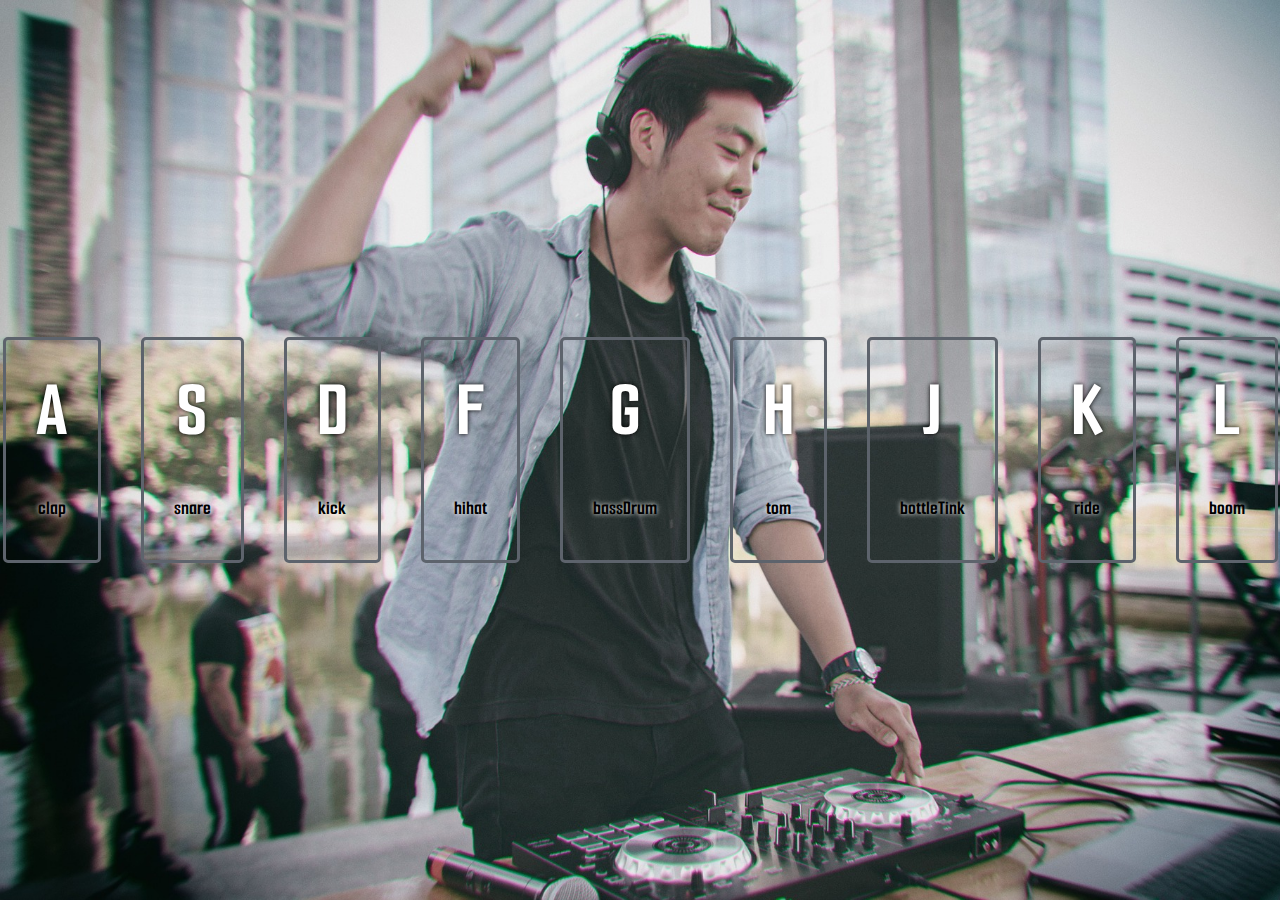
<file: 1-Drum Kit/index drumKit.html>
<!DOCTYPE html>
<html lang="ko">
  <head>
    <meta charset="UTF-8" />
    <meta http-equiv="X-UA-Compatible" content="IE=edge" />
    <meta name="viewport" content="width=device-width, initial-scale=1.0" />
    <title>[Javascript30] Drum-Kit</title>
    <link rel="preconnect" href="https://fonts.googleapis.com" />
    <link rel="preconnect" href="https://fonts.gstatic.com" crossorigin />
    <link
      href="https://fonts.googleapis.com/css2?family=Black+Han+Sans&family=Hubballi&family=Nanum+Gothic+Coding&family=PT+Sans+Narrow:wght@700&family=Smooch+Sans&display=swap"
      rel="stylesheet"
    />
    <link rel="stylesheet" href="style drumKit.css" />
  </head>
  <body>
    <section class="keys">
      <section data-key="65" class="key">
        <kbd>A</kbd>
        <span class="sound">clap</span>
      </section>
      <section data-key="83" class="key">
        <kbd>S</kbd>
        <span class="sound">snare</span>
      </section>
      <section data-key="68" class="key">
        <kbd>D</kbd>
        <span class="sound">kick</span>
      </section>
      <section data-key="70" class="key">
        <kbd>F</kbd>
        <span class="sound">hihat</span>
      </section>
      <section data-key="71" class="key">
        <kbd>G</kbd>
        <span class="sound">bassDrum</span>
      </section>
      <section data-key="72" class="key">
        <kbd>H</kbd>
        <span class="sound">tom</span>
      </section>
      <section data-key="74" class="key">
        <kbd>J</kbd>
        <span class="sound">bottleTink</span>
      </section>
      <section data-key="75" class="key">
        <kbd>K</kbd>
        <span class="sound">ride</span>
      </section>
      <section data-key="76" class="key">
        <kbd>L</kbd>
        <span class="sound">boom</span>
      </section>
    </section>

    <!-- key값과 sound를 연결시켜주었다. -->
    <audio data-key="65" src="clap.wav"></audio>
    <audio data-key="83" src="snare.wav"></audio>
    <audio data-key="68" src="kick.wav"></audio>
    <audio data-key="70" src="hihat.wav"></audio>
    <audio data-key="71" src="bassDrum.wav"></audio>
    <audio data-key="72" src="tom.wav"></audio>
    <audio data-key="74" src="bottleTink.wav"></audio>
    <audio data-key="75" src="ride.wav"></audio>
    <audio data-key="76" src="boom.wav"></audio>

    <script src="app drumKit.js" defer></script>
  </body>
</html>
</file>
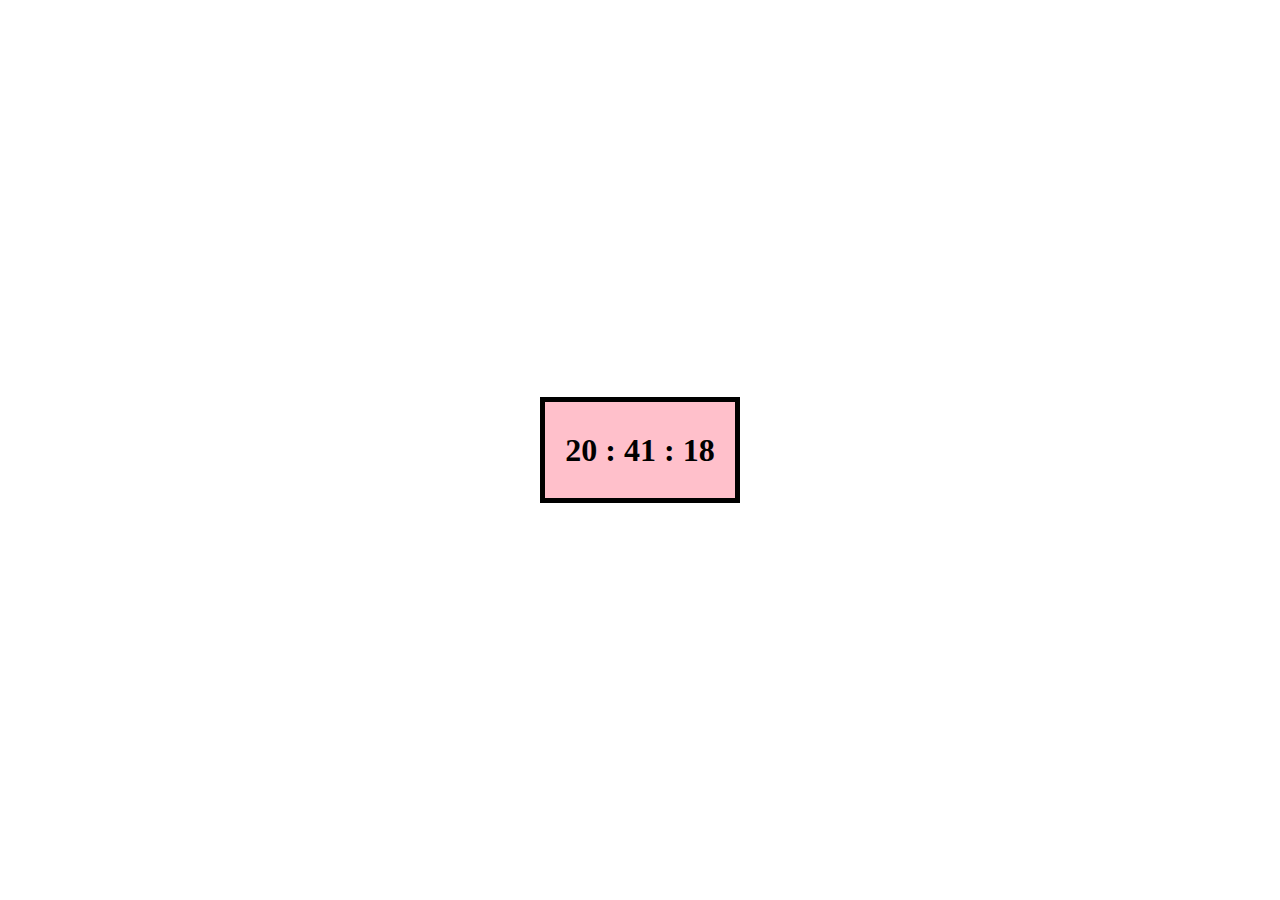
<file: 2-JS Clock/clockBasic.html>
<!DOCTYPE html>
<html lang="ko">
  <head>
    <meta charset="UTF-8" />
    <meta http-equiv="X-UA-Compatible" content="IE=edge" />
    <meta name="viewport" content="width=device-width, initial-scale=1.0" />
    <title>clock Basic</title>
    <style>
      html {
        display: flex;
        justify-content: center;
        height: 100vh;
        align-items: center;
      }
      .clock {
        border: 5px solid black;
        padding: 8px 20px;
        background-color: pink;
      }
    </style>
  </head>
  <body>
    <div class="clock">
      <h1>00:00:00</h1>
    </div>
    <script src="clockBasic.js"></script>
  </body>
</html>
</file>
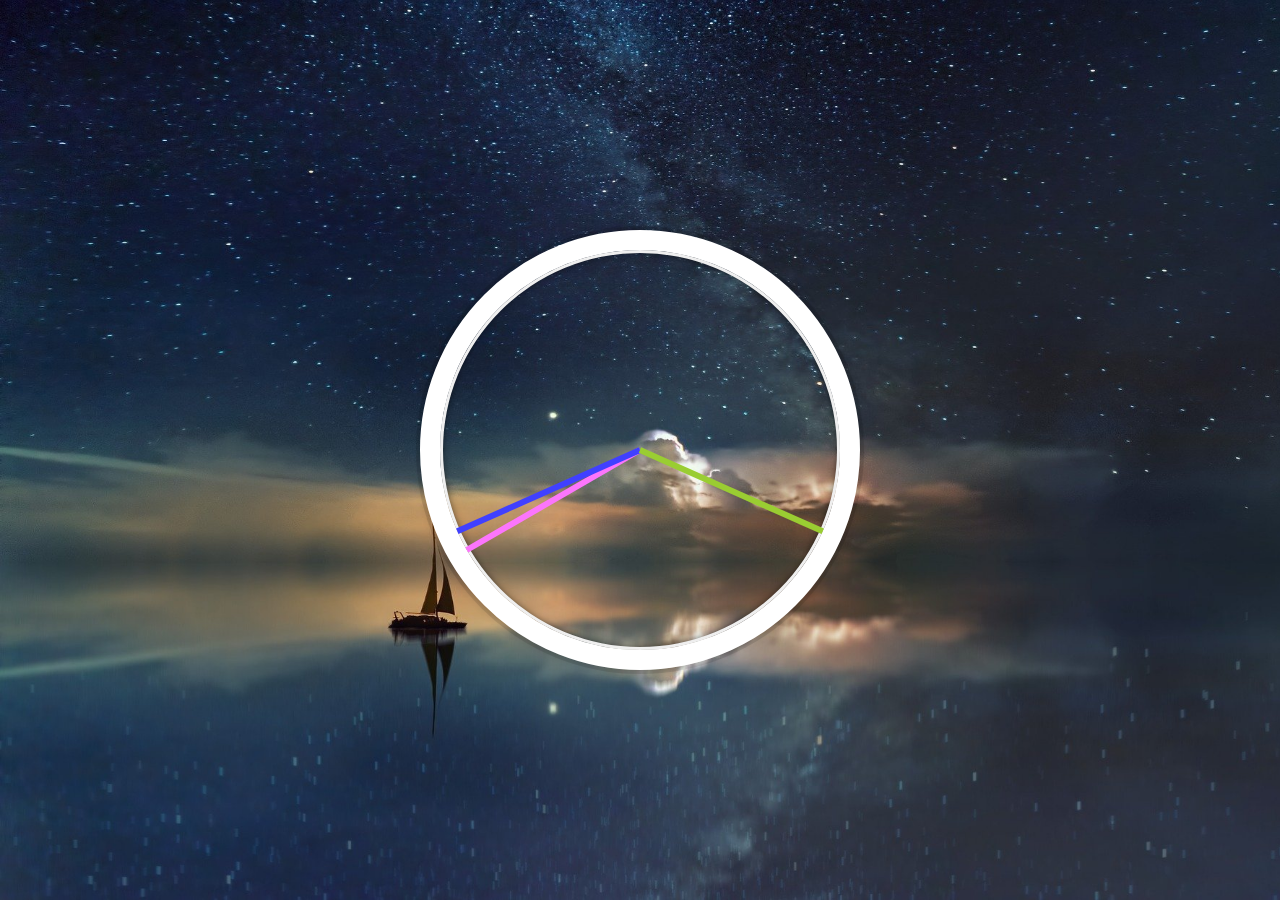
<file: 2-JS Clock/index jsClock.html>
<!DOCTYPE html>
<html lang="ko">
  <head>
    <meta charset="UTF-8" />
    <meta http-equiv="X-UA-Compatible" content="IE=edge" />
    <meta name="viewport" content="width=device-width, initial-scale=1.0" />
    <title>[Javascript30] Js-Clock</title>
    <link rel="stylesheet" href="style jsClock.css" />
  </head>
  <body>
    <div class="clock">
      <div class="clock-face">
        <div class="hand hour-hand"></div>
        <div class="hand min-hand"></div>
        <div class="hand second-hand"></div>
      </div>
    </div>
    <script src="app jsClock.js"></script>
  </body>
</html>
</file>
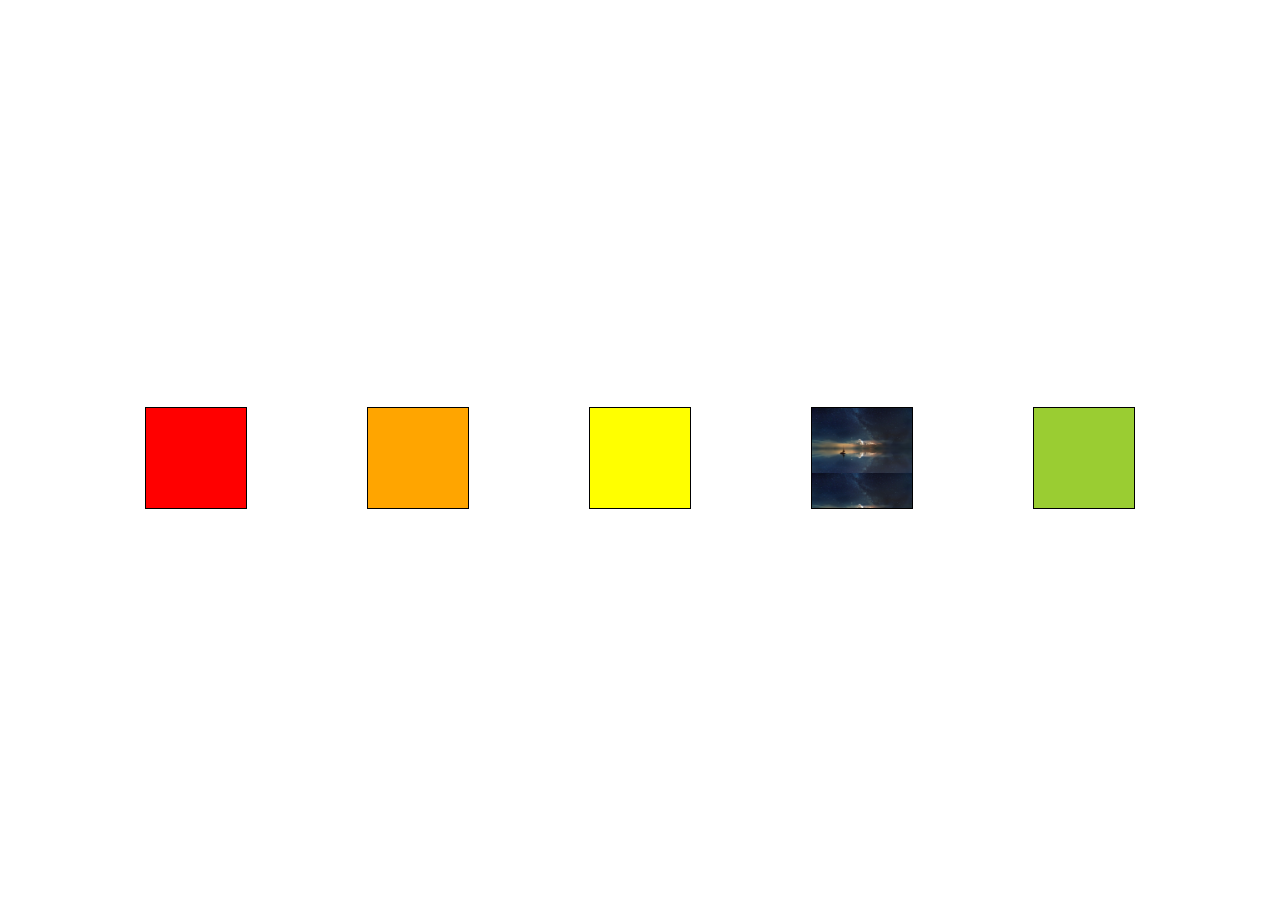
<file: 2-JS Clock/transform.html>
<!DOCTYPE html>
<html lang="ko">
  <head>
    <meta charset="UTF-8" />
    <meta http-equiv="X-UA-Compatible" content="IE=edge" />
    <meta name="viewport" content="width=device-width, initial-scale=1.0" />
    <title>Transform</title>
    <style>
      html body {
        display: flex;
        flex-direction: row;
        justify-content: center;
        height: 100vh;
        align-items: center;
      }

      div {
        margin: 8px 60px;
      }

      #box1 {
        background-color: red;
        border: 1px solid black;
        width: 100px;
        height: 100px;
      }

      #box2 {
        background-color: orange;
        border: 1px solid black;
        width: 100px;
        height: 100px;
      }

      #box3 {
        background-color: yellow;
        border: 1px solid black;
        width: 100px;
        height: 100px;
      }

      #img {
        background: url("ocean.jpg");
        background-size: contain;
        border: 1px solid black;
        width: 100px;
        height: 100px;
      }

      #box1:hover {
        transform: rotate(
          -40deg
        ); /* - 이면 왼쪽으로 40도 돈다는 것을 의미한다. */
      }

      #box2:hover {
        transform: translate(10px, 20px);
      }

      #box3:hover {
        transform: scale(1.1);
      }

      #box4 {
        background-color: yellowgreen;
        border: 1px solid black;
        width: 100px;
        height: 100px;
      }

      .origin {
        perspective: 300px;
      }

      #img:hover {
        transform: rotateX(50deg); /* 3차원 + perspective 원근감을 주기. */
      }

      #box4:hover {
        transform: skew(-25deg, -15deg); /* - 이면 왼쪽으로 왜곡시키기. */
      }
      /* skew를 이용하면 도형을 사용하지 않고, 직접 만들 수 있다. */
    </style>
  </head>
  <body>
    <div id="box1"></div>
    <div id="box2"></div>
    <div id="box3"></div>
    <span class="origin">
      <!-- 부모 태그에 perspective 설정해서 원근감을 주기. -->
      <div id="img"></div>
    </span>
    <div id="box4"></div>
  </body>
</html>
</file>
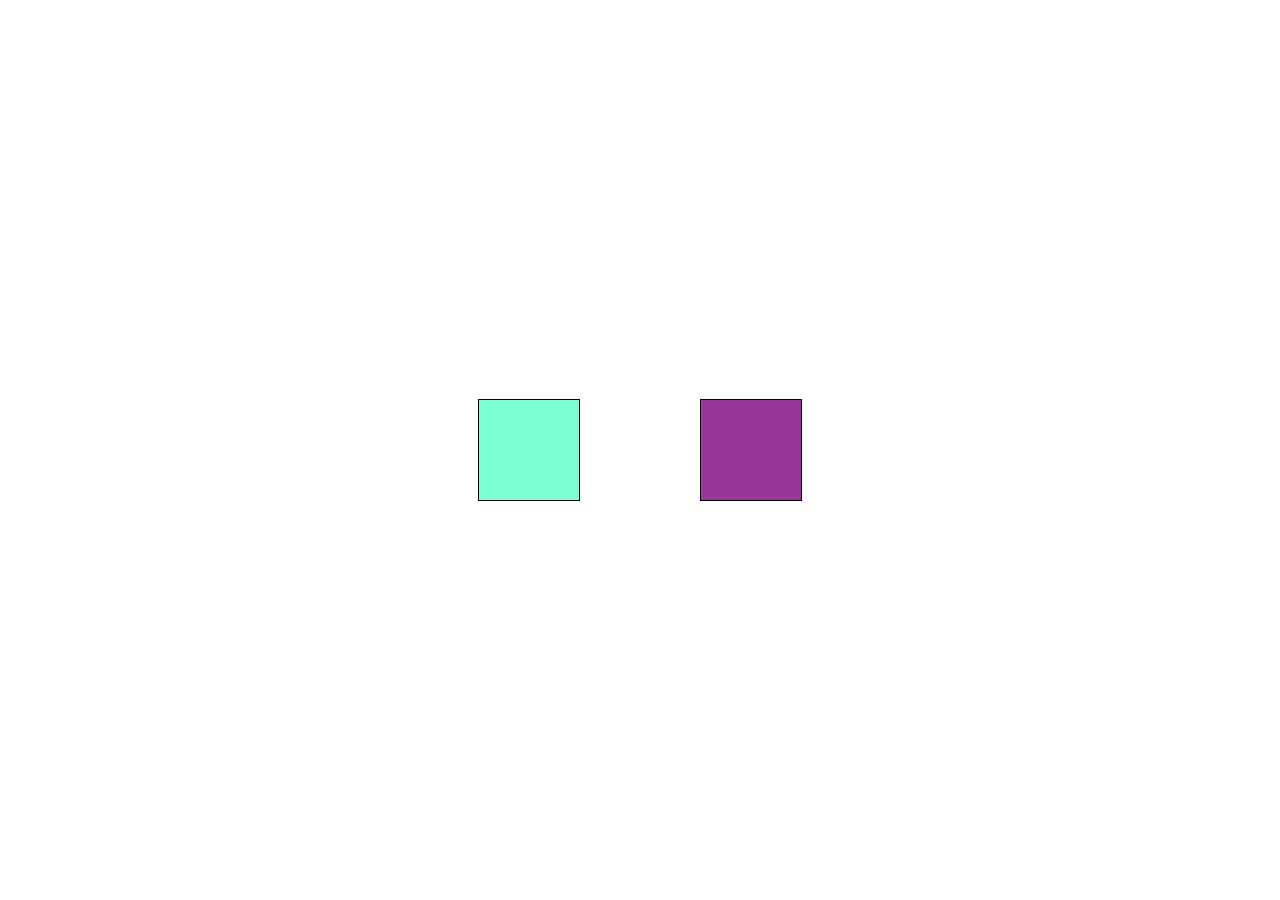
<file: 2-JS Clock/transition.html>
<!DOCTYPE html>
<html lang="ko">
  <head>
    <meta charset="UTF-8" />
    <meta http-equiv="X-UA-Compatible" content="IE=edge" />
    <meta name="viewport" content="width=device-width, initial-scale=1.0" />
    <title>Transition</title>
    <style>
      html {
        display: flex;
        flex-direction: row;
        justify-content: center;
        height: 100vh;
        align-items: center;
      }

      body {
        display: flex;
        flex-direction: row;
        justify-content: center;
        height: 100vh;
        align-items: center;
      }

      div {
        margin: 8px 60px;
      }

      #box1 {
        background-color: aquamarine;
        border: 1px solid black;
        width: 100px;
        height: 100px;
        transition-property: width, height;
        transition-delay: 1s; /* 언제부터 시작할 것 인가? */
        transition-duration: 3s 5s;
      }

      #box2 {
        background-color: rgb(153, 54, 153);
        border: 1px solid black;
        width: 100px;
        height: 100px;
        transition: height 5s;
        transition-timing-function: cubic-bezier(0.29, 1.01, 1, -0.68);
      }

      #box1:hover {
        width: 200px;
        height: 120px;
      }

      #box2:hover {
        height: 700px;
      }
    </style>
  </head>
  <body>
    <div id="box1"></div>
    <div id="box2"></div>
  </body>
</html>
</file>
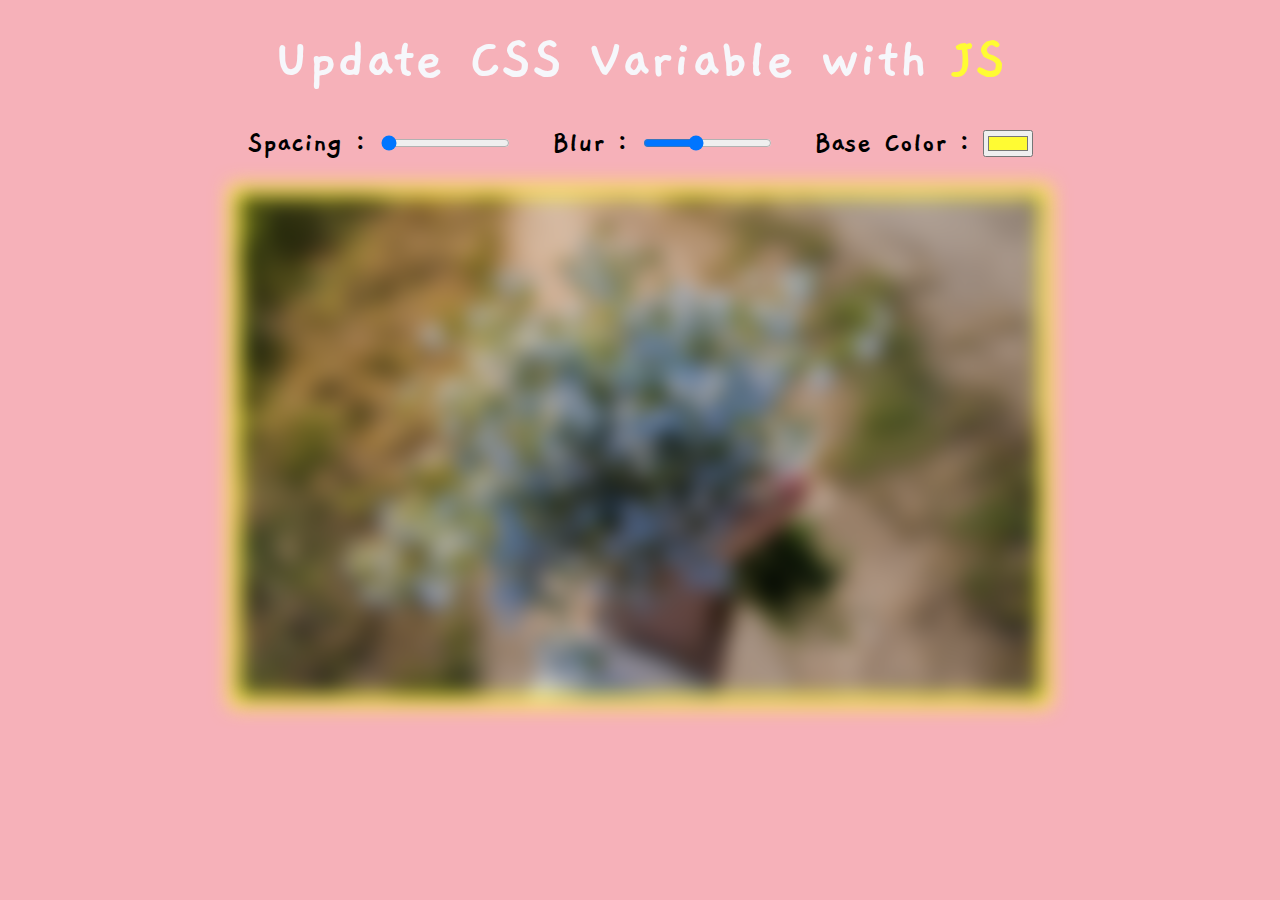
<file: 3-CSS Variable/index cssVariable.html>
<!DOCTYPE html>
<html lang="ko">
  <head>
    <meta charset="UTF-8" />
    <meta http-equiv="X-UA-Compatible" content="IE=edge" />
    <meta name="viewport" content="width=device-width, initial-scale=1.0" />
    <title>CSS Varible :: Javascript 30</title>
    <link rel="stylesheet" href="style cssVariable.css" />
  </head>
  <body>
    <h2>Update CSS Variable with <span class="h1">JS</span></h2>
    <!-- JS도 나중에 색깔 변경되어야 하기 때문에 이렇게 해야된다. -->
    <div class="control">
      <div class="controller">
        <label for="spacing">Spacing : </label>
        <input
          id="spacingCtr"
          type="range"
          name="spacing"
          min="10"
          max="200"
          value="10"
          data-sizing="px"
        />
        <!-- 단위 추가해주기. -->
      </div>
      <div class="controller">
        <label for="blur">Blur : </label>
        <input
          id="blurCtr"
          type="range"
          name="blur"
          min="0"
          max="25"
          value="10"
          data-sizing="px"
        />
        <!-- 단위 추가해주기. -->
      </div>
      <div class="controller">
        <label for="baseColor">Base Color : </label>
        <input
          id="baseColorCtr"
          type="color"
          name="baseColor"
          value="#fffb33"
        />
        <!-- input에 색상표도 있을 줄 몰랐었다. -->
      </div>
    </div>
    <img src="flower.jpg" alt="flower" />
    <script src="app cssVariable.js" defer></script>
  </body>
</html>
</file>
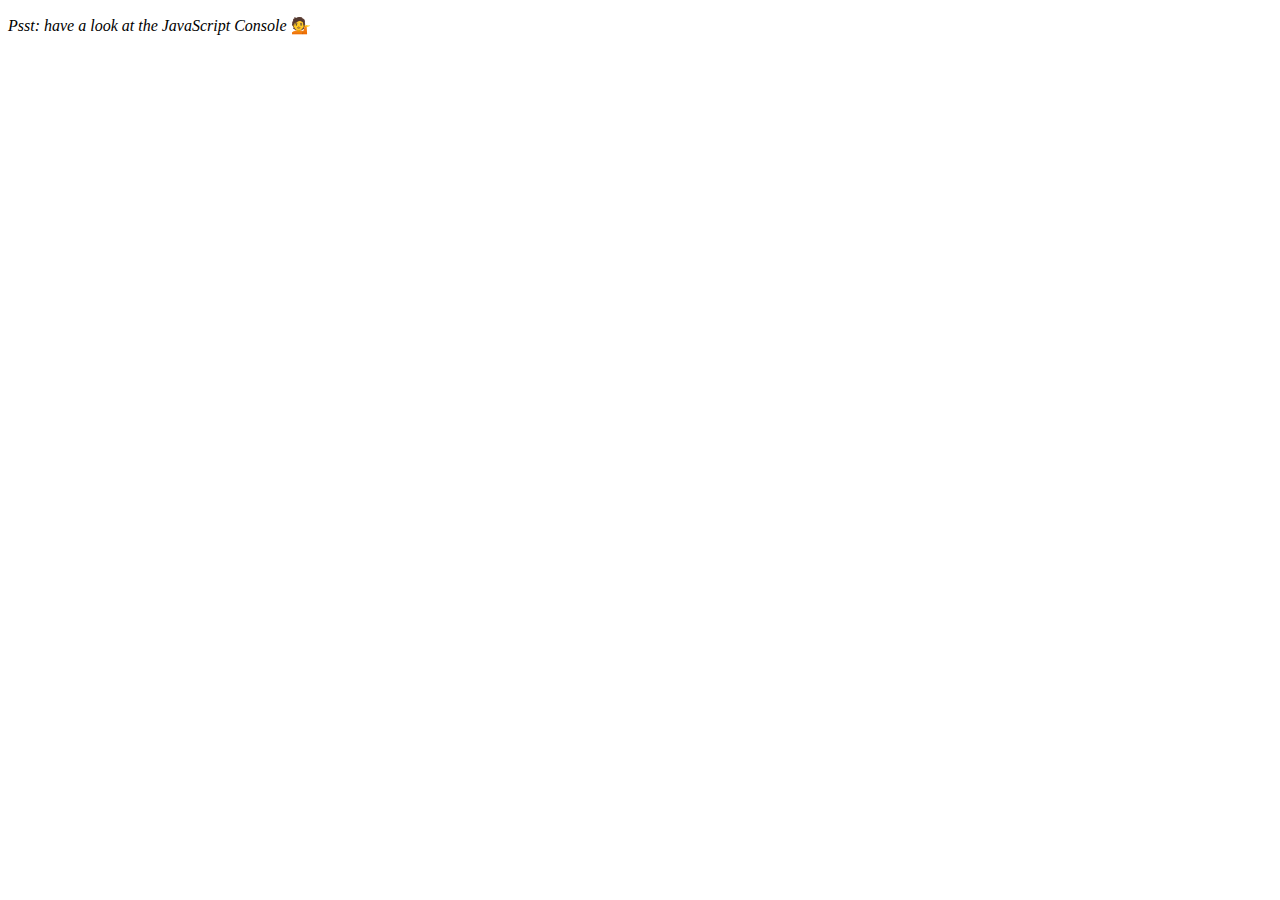
<file: 4-JS Array Cardio Practice Day1/index array cardio pr day1.html>
<!DOCTYPE html>
<html lang="ko">
  <head>
    <meta charset="UTF-8" />
    <title>Array Cardio 💪</title>
  </head>
  <body>
    <p><em>Psst: have a look at the JavaScript Console</em> 💁</p>
    <script>
      // Get your shorts on - this is an array workout!
      // ## Array Cardio Day 1

      // Some data we can work with

      const inventors = [
        // 유사배열객체
        { first: "Albert", last: "Einstein", year: 1879, passed: 1955 },
        { first: "Isaac", last: "Newton", year: 1643, passed: 1727 },
        { first: "Galileo", last: "Galilei", year: 1564, passed: 1642 },
        { first: "Marie", last: "Curie", year: 1867, passed: 1934 },
        { first: "Johannes", last: "Kepler", year: 1571, passed: 1630 },
        { first: "Nicolaus", last: "Copernicus", year: 1473, passed: 1543 },
        { first: "Max", last: "Planck", year: 1858, passed: 1947 },
        { first: "Katherine", last: "Blodgett", year: 1898, passed: 1979 },
        { first: "Ada", last: "Lovelace", year: 1815, passed: 1852 },
        { first: "Sarah E.", last: "Goode", year: 1855, passed: 1905 },
        { first: "Lise", last: "Meitner", year: 1878, passed: 1968 },
        { first: "Hanna", last: "Hammarström", year: 1829, passed: 1909 },
      ];

      const people = [
        // LastName, FirstName
        // 이터러블객체
        "Bernhard, Sandra",
        "Bethea, Erin",
        "Becker, Carl",
        "Bentsen, Lloyd",
        "Beckett, Samuel",
        "Blake, William",
        "Berger, Ric",
        "Beddoes, Mick",
        "Beethoven, Ludwig",
        "Belloc, Hilaire",
        "Begin, Menachem",
        "Bellow, Saul",
        "Benchley, Robert",
        "Blair, Robert",
        "Benenson, Peter",
        "Benjamin, Walter",
        "Berlin, Irving",
        "Benn, Tony",
        "Benson, Leana",
        "Bent, Silas",
        "Berle, Milton",
        "Berry, Halle",
        "Biko, Steve",
        "Beck, Glenn",
        "Bergman, Ingmar",
        "Black, Elk",
        "Berio, Luciano",
        "Berne, Eric",
        "Berra, Yogi",
        "Berry, Wendell",
        "Bevan, Aneurin",
        "Ben-Gurion, David",
        "Bevel, Ken",
        "Biden, Joseph",
        "Bennington, Chester",
        "Bierce, Ambrose",
        "Billings, Josh",
        "Birrell, Augustine",
        "Blair, Tony",
        "Beecher, Henry",
        "Biondo, Frank",
      ];

      // Array.prototype.filter()
      // 1. Filter the list of inventors for those who were born in the 1500's
      // inventors가 array이고 조건이 참인 경우에만 가져와서 새로운 array를 만들 예정 -> filter 이용하기.
      const fifteen = inventors.filter(
        (inventor) => inventor.year >= 1500 && inventor.year < 1600
      );
      console.log(fifteen);
      console.table(fifteen);

      // 1-1. 죽은 연도가 1900년 이후인 사람들을 가져오기.
      const upNineteen = inventors.filter(
        (inventor) => inventor.passed >= 1900
      );
      console.log(upNineteen);
      console.table(upNineteen);

      // 이처럼 배열을 "조건에 만족하는" 새로운 배열로 나타내고 싶은 경우에 filter를 이용한다.

      // Array.prototype.map()
      // 2. Give us an array of the inventors first and last names
      const fullName = inventors.map(
        (inventor) => `${inventor.first} ${inventor.last}`
      );
      console.log(fullName);
      console.table(fullName);

      // 2-1. 태어난 연도와 죽은 연도를 가져오기.
      const fullYear = inventors.map(
        (fullyear) => `${fullyear.year} ${fullyear.passed}`
      );
      console.log(fullYear);
      console.table(fullYear);

      // Array.prototype.sort()
      // 3. Sort the inventors by birthdate, oldest to youngest
      // 나이 든 사람부터 젊은 사람 (오름차순 정렬)
      /*
      const ordered = inventors.sort(function (a, b) {
        if (b.year < a.year) {
          return 1;
        }
        if (b.year > a.year) {
          return -1;
        }
        return 0;
      });
      console.log(ordered);
      console.table(ordered);
      */

      // 삼항 조건 연산자 이용하기. (오름차순 정렬)
      const ordered = inventors.sort((a, b) => {
        return a.year > b.year ? 1 : -1;
      });
      console.table(ordered);

      // 3-1. 죽은 연도가 현재로부터 빠른 사람부터 느린 사람의 순으로 정렬하기. (내림차순 정렬)
      /*
      const orderedPassed = inventors.sort(function (a, b) {
        if (a.passed < b.passed) {
          return 1;
        }
        if (a.passed > b.passed) {
          return -1;
        }
        return 0;
      });
      console.table(orderedPassed);
      */

      // 삼항 조건 연산자 이용하기. (오름차순 정렬)
      const orderedPassed = inventors.sort((a, b) =>
        a.passed < b.passed ? 1 : -1
      );
      console.table(orderedPassed);

      // Array.prototype.reduce()
      // 4. How many years did all the inventors live all together?
      // 얼마나 살았는지 합계 구하기.
      // 하나의 값으로 도출하기. -> reduce 이용하기.
      const totalYears = inventors.reduce((total, inventor) => {
        return total + (inventor.passed - inventor.year);
      }, 0);
      console.log(totalYears); // 861

      // 4-1. 태어난 연도 모두 더하기.
      const totalOnlyYears = inventors.reduce((total, inventor) => {
        return total + inventor.year;
      }, 0);
      console.log(totalOnlyYears);

      // 4-2. 죽은 연도 모두 더하기.
      const totalOnlyPassed = inventors.reduce((total, inventor) => {
        return total + inventor.passed;
      }, 0);
      console.log(totalOnlyPassed);

      // 5. Sort the inventors by years lived
      // 수명을 기준으로 오름차순 정렬하기.
      /*
      const orderedLifeSpan = inventors.sort(function (a, b) {
        const aLifeSpan = a.passed - a.year;
        const bLifeSpan = b.passed - b.year;
        if (aLifeSpan > bLifeSpan) {
          return 1;
        }
        if (aLifeSpan < bLifeSpan) {
          return -1;
        }
        return 0;
      });
      console.table(orderedLifeSpan);
      */

      const orderedLifeSpan = inventors.sort((a, b) => {
        const aLifeSpan = a.passed - a.year;
        const bLifeSpan = b.passed - b.year;
        return aLifeSpan > bLifeSpan ? 1 : -1; // return 빼먹지 않기..ㅠ
      });
      console.table(orderedLifeSpan);

      // 5-1. 수명을 기준으로 내림차순 정렬하기.
      /*
      const orderedLife = inventors.sort(function (a, b) {
        const aLife = a.passed - a.year;
        const bLife = b.passed - b.year;
        if (aLife > bLife) {
          return -1;
        }
        if (aLife < bLife) {
          return 1;
        }
        return 0;
      });
      console.table(orderedLife);
      */

      const orderedLife = inventors.sort((a, b) => {
        const aLife = a.passed - a.year;
        const bLife = b.passed - b.year;
        return aLife > bLife ? -1 : 11;
      });
      console.table(orderedLife);

      // 6. create a list of Boulevards in Paris that contain 'de' anywhere in the name
      // https://en.wikipedia.org/wiki/Category:Boulevards_in_Paris
      // de를 포함하는 것을 모두 찾아보기.
      // 참인 조건을 찾는 것이기 때문에, filter 이용하기.
      /*
      const category = document.querySelector(".mw-category");
      // const links = document.querySelectorAll("a");
      // node 형태이므로 array로 변경하기 위하여 Array.from을 사용한다.
      const links = Array.from(category.querySelectorAll("a"));
      // category에서 링크를 가져오기.
      const de = links
        .map((link) => link.textContent) // 새로운 array로 만들어준다. 텍스트를 가지는 배열로 만들어준다.
        .filter((streetName) => streetName.includes("de")); // 포함 여부를 확인해주는 메소드이다.
      console.table(de);
      */

      // 6-1. du가 포함되는 것들을 모두 찾아보기.
      /*
      const category = document.querySelector(".mw-category");
      const links = Array.from(category.querySelectorAll("a"));
      const du = links
        .map((link) => link.textContent)
        .filter((streetName) => streetName.includes("du"));
      console.table(du);
      */

      // 밑에 코드에 문제가 생길 수 있기 때문에, 주석 처리해주고 시작하기.

      // 7. sort Exercise
      // Sort the people alphabetically by last name
      // 성으로 알파벳 순서로 나열하기. (오름차순 정렬하기.)
      const orderedLastName = people.sort(function (a, b) {
        const [aLast, aFirst] = a.split(",");
        const [bLast, bFirst] = b.split(",");
        return aLast > bLast ? 1 : -1;
      });
      console.table(orderedLastName);

      // 7-1. 이름으로 알파벳 순서 나열하기. (내림차순 정렬하기.)
      const orderedFirstName = people.sort(function (a, b) {
        const [aLast, aFirst] = a.split(",");
        const [bLast, bFirst] = b.split(",");
        return aFirst < bFirst ? 1 : -1;
      });
      console.table(orderedFirstName);

      // 8. Reduce Exercise
      // Sum up the instances of each of these
      // 단어가 나온 횟수 찾아내기.
      const data = [
        "car",
        "car",
        "truck",
        "truck",
        "bike",
        "walk",
        "car",
        "van",
        "bike",
        "walk",
        "car",
        "van",
        "car",
        "truck",
      ];

      const count = data.reduce(function (obj, item) {
        // 키와 값
        if (!obj[item]) {
          // 없는 경우에는 "0" 이라고 만들어주기.
          obj[item] = 0;
        }
        obj[item]++; // 있는 경우에는 "+1" 처리해주기.
        return obj; // 그 값을 return 해주기.
      }, {}); // 초기값을 설정해주기.
      console.log(count);
    </script>
  </body>
</html>
</file>
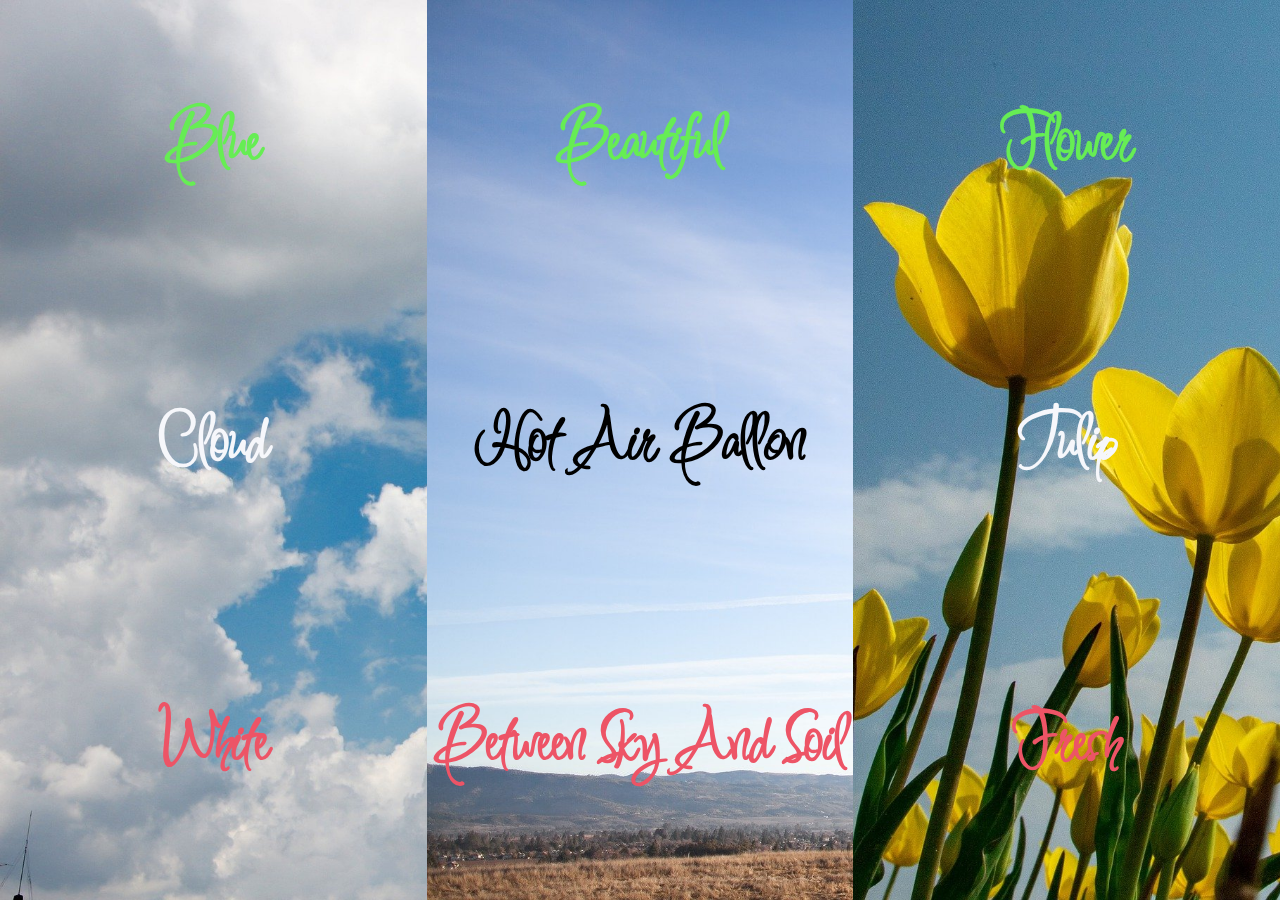
<file: 5. Flexbox + JS Image Gallery/flexbox js img gallery.html>
<!DOCTYPE html>
<html lang="ko">
  <head>
    <meta charset="UTF-8" />
    <meta http-equiv="X-UA-Compatible" content="IE=edge" />
    <meta name="viewport" content="width=device-width, initial-scale=1.0" />
    <title>FlexBox + JS Image Gallery</title>
    <link rel="stylesheet" href="flexbox js img gallery.css" />
  </head>
  <body>
    <div class="flex-container">
      <div class="flex-item item1">
        <div class="item-text">Blue</div>
        <div class="item-text">Cloud</div>
        <div class="item-text">White</div>
      </div>
      <div class="flex-item item2">
        <div class="item-text">Beautiful</div>
        <div class="item-text">Hot Air Ballon</div>
        <div class="item-text">Between Sky And Soil</div>
      </div>
      <div class="flex-item item3">
        <div class="item-text">Flower</div>
        <div class="item-text">Tulip</div>
        <div class="item-text">Fresh</div>
      </div>
    </div>
    <script src="flexbox js img gallery.js" defer></script>
  </body>
</html>
</file>
<file: 1-Drum Kit/style drumKit.css>
@import "reset.css";

body {
  background: no-repeat url("edm.jpg");
  background-size: cover;
  font-family: "Black Han Sans", sans-serif;
  font-family: "Hubballi", cursive;
  font-family: "Nanum Gothic Coding", monospace;
  font-family: "PT Sans Narrow", sans-serif;
  font-family: "Smooch Sans", sans-serif;
  font-size: 80px;
}

.keys {
  display: flex;
  flex-direction: row;
  justify-content: center;
  align-items: center;
  height: 100vh; /* 부모 태그와 관계없이 Viewpoint Height의 100%를 사용하겠다는 의미이다. */
  color: white;
}

.key {
  padding: 30px;
  border: 3px solid #5d636c;
  margin: 20px;
  border-radius: 5px;
  font-weight: bold;
  text-align: center;
  text-shadow: 0px 0px 5px black;
  transition: all 0.07s ease; /* 가장 중요한 부분이다. */
}

span.sound {
  font-size: 20px;
  text-align: center;
  color: black;
  font-weight: bold;
  text-shadow: 0px 0px 5px white;
}

.playing {
  transform: scale(1.1); /* 1.1배를 키울 것이다. */
  border: 5px solid #f6bb43;
  box-shadow: 0px 0px 10px #fffa1b;
}
</file>
<file: 2-JS Clock/style jsClock.css>
@import "reset.css";

html {
  background: no-repeat url("ocean.jpg");
  background-size: cover;
}

body {
  display: flex;
  flex-direction: row;
  justify-content: center;
  height: 100vh;
  align-items: center;
}

.clock {
  /* clock에서 시계 모양을 만들어준다. */
  width: 400px;
  height: 400px;
  border: 20px solid white;
  border-radius: 50%;
  position: relative; /* 계속 위치가 그 문서의 흐름에 따라서 가기 때문에 relative로 지정하기. */
  box-shadow: 0 0 0 4px rgba(0, 0, 0, 0.1), inset 0 0 0 3px #efefef,
    inset 0 0 10px black, 0 0 10px rgba(0, 0, 0, 0.2);
}

/*  0 0 4px rgba(0, 0, 0, 0.1), inset 0 0 0 3px #efefef,
    inset 0 0 10px black, 0 0 10px rgba(0, 0, 0, 0.2); 그럴 듯하게 시계에 입체감을 줄 수 있다. */

.clock-face {
  /* 시침, 분침, 초침을 이 영역에서 움직일 수 있도록 조정시켜준다. */
  width: 100%;
  height: 100%;
  position: relative; /* 계속 위치가 그 문서의 흐름에 따라서 가기 때문에 relative로 지정하기. */
  transform: translateY(-3px); /* account for the height of the clock hands */
  /* 이 부분은 왜 있는지 잘 모르겠다. */
}

.hand {
  width: 50%;
  height: 6px;
  background: rgb(252, 117, 252);
  position: absolute; /* 기존의 문서 흐름대로 가지 않기 때문이다. 계속 시침, 분침, 초침은 움직여야 하기 때문이다. */
  top: 50%;
  transform-origin: 100%;
  transform: rotate(90deg);
  /* 시간이 흐름에 따라서 효과를 주고 싶은 경우에 transition 이용하기. */
  /* 시계가 틱톡틱톡 움직이는 효과를 줄 수 있다. - cubic-bezier 이용함으로서 */
  transition: all 0.05s;
  transition-timing-function: cubic-bezier(0.075, 0.82, 0.165, 1);
}

.second-hand {
  background-color: yellowgreen;
}

.min-hand {
  background-color: rgb(64, 64, 255);
}
</file>
<file: 3-CSS Variable/style cssVariable.css>
@import "reset.css";
@import url("https://fonts.googleapis.com/css2?family=Gaegu&display=swap");

:root {
  /* CSS Variable 이용하는 것이 중요하다. */
  --background-color: #f6b1b9;
  --header-color: #f6f7fb;
  /* 밑에 3개가 인터렉티브한 부분을 만들어 주는 부분이다. */
  --baseColor: #fffb33; /* name */
  --spacing: 10px; /* name */
  --blur: 10px; /* name */
}

body {
  display: flex;
  flex-direction: column;
  align-items: center;
  background-color: var(--background-color);
  font-family: "Gaegu", cursive;
}

.h1 {
  color: var(--baseColor);
}

h2 {
  padding: 30px;
  font-size: 60px;
  font-weight: bold;
  color: var(--header-color);
}

.control {
  display: flex;
  flex-direction: row;
  justify-content: center;
}

.controller {
  font-size: 30px;
  padding: 8px 20px;
  font-weight: bold;
}

/* 이미지 부분을 변경할 것이기 때문에 여기서 지정해주기. */

img {
  width: 800px;
  height: 500px;
  margin: 20px;
  padding: var(--spacing); /* spacing를 의미한다. */
  background: var(--baseColor); /* 선 색깔을 의미한다. */
  filter: blur(var(--blur)); /* blur를 의미한다. */
  /* value가 10px이였으니, 맞춰줘서 CSS-Variable을 제작하였다. */
}
</file>
<file: 5. Flexbox + JS Image Gallery/flexbox js img gallery.css>
@import "reset.css";
@import url("https://fonts.googleapis.com/css2?family=Inspiration&display=swap");

html {
  font-family: "Inspiration", cursive;
  font-weight: bolder;
  font-size: 70px;
  text-align: center;
}

.flex-container {
  display: flex;
  flex-direction: row;
  flex: 1;
}

.flex-item {
  display: flex;
  flex-direction: row;
  justify-content: center;
  width: 100vh;
  align-items: center;
  height: 100vh;
  flex: 1; /* 꼭 적어주기. */
}

/* 눌렀을 때 (클릭하였을 때), 변화하는 스타일을 지정해주기. */

.flex-item.open {
  flex: 3;
  font-size: 90px;
}

.item1 {
  background: url("cloud.jpg");
  background-size: cover;
  flex-direction: column;
  flex: 1;
}

.item2 {
  background: url("hot air balloon.jpg");
  background-size: cover;
  flex-direction: column;
  flex: 1;
}

.item3 {
  background: url("tulip.jpg");
  background-size: cover;
  flex-direction: column;
  flex: 1;
}

.item-text {
  flex: 1;
  padding-top: 25%; /* text-align이 안 먹혀서 padding을 이용해주었다. */
  color: #f6f7fb;
}

.item-text {
  transition: font-size 0.7s cubic-bezier(0.61, -0.19, 0.7, -0.11),
    flex 0.7s cubic-bezier(0.61, -0.19, 0.7, -0.11);
}

/* 이 부분이 눌렀을 때 변화를 줄 수 있는 부분이다.  */

.item-text > *:first-child {
  transform: translateY(-100%); /* 스크린에서 벗어나게 만들어준다. */
}

.item-text > *:last-child {
  transform: translateY(100%); /* 스크린에서 벗어나게 만들어준다. */
}

.item-text.open-active > *:first-child {
  transform: translateY(0);
}

.item-text.open-active > *:last-child {
  transform: translateY(0);
}

.item-text:last-child {
  color: #ed5466;
}

.item-text:first-child {
  color: #66ed54;
}

.item2 > .item-text:nth-child(2) {
  color: black;
}
</file>
